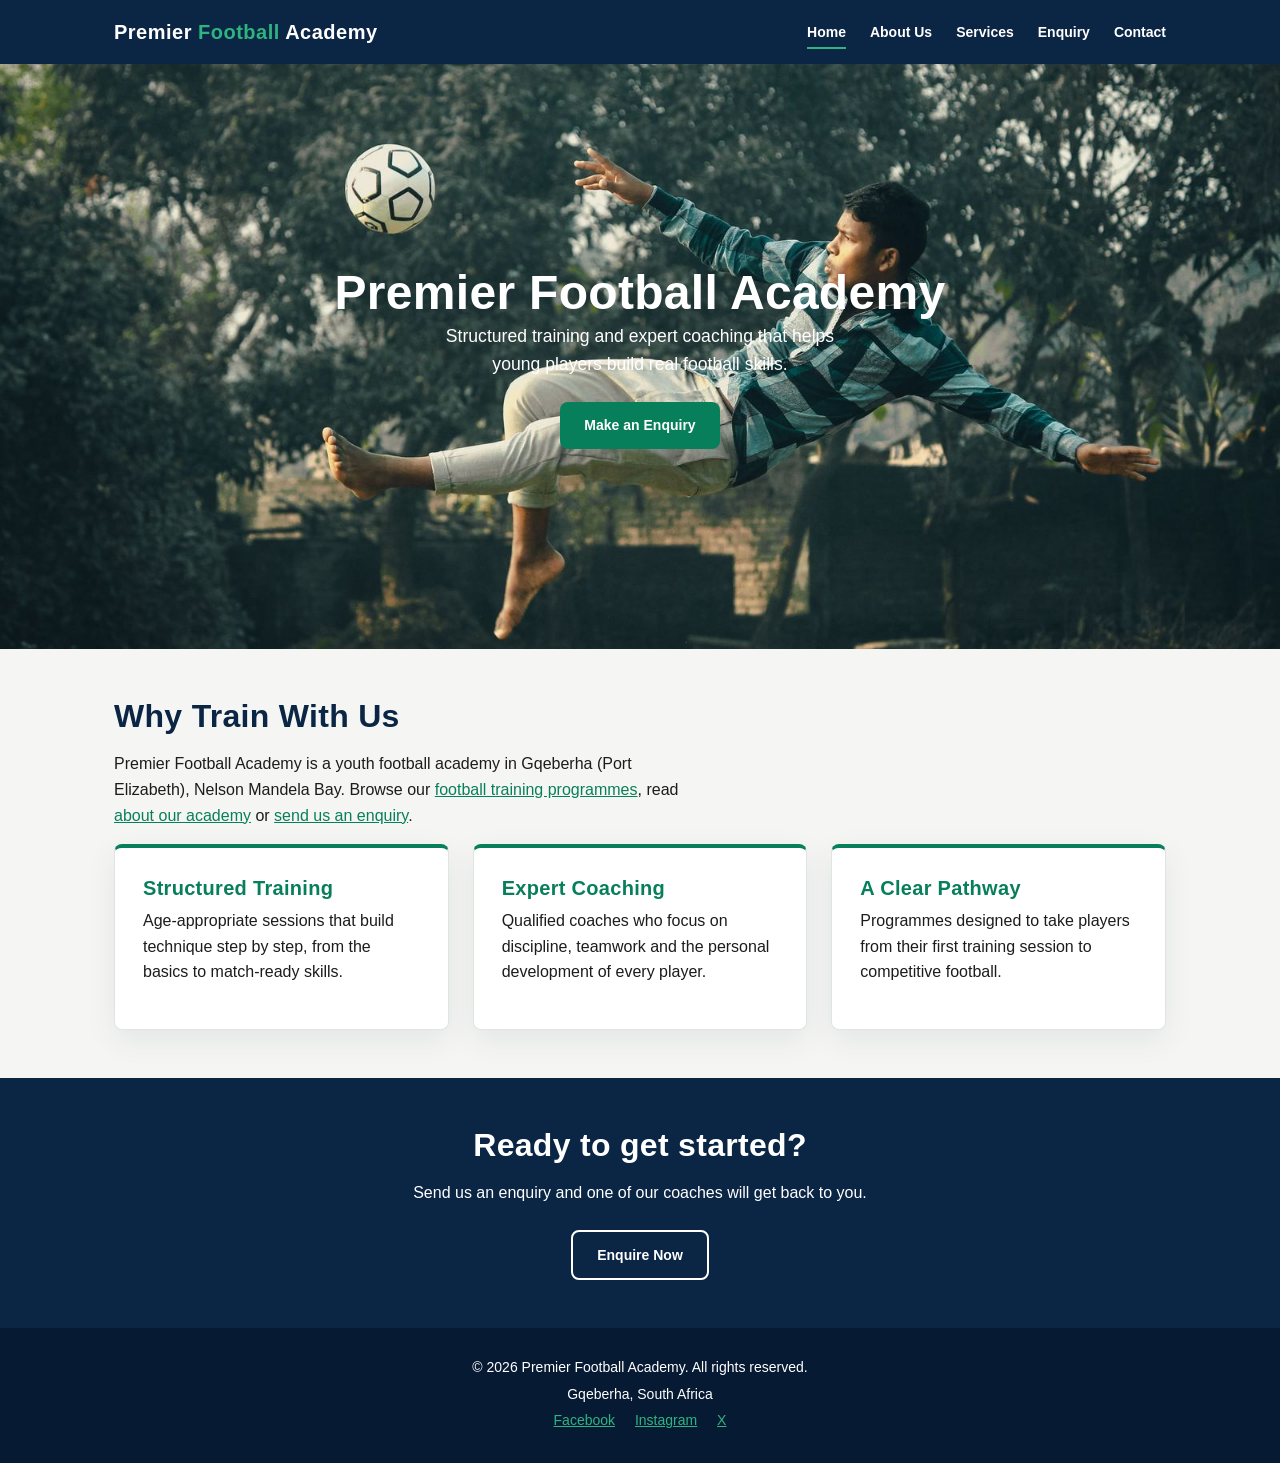
<file: index.html>
<!DOCTYPE html>
<html lang="en">

<head>
    <meta charset="UTF-8">
    <meta name="viewport" content="width=device-width, initial-scale=1.0">
    <meta name="description" content="Premier Football Academy offers structured football training and coaching programmes for young players in Gqeberha.">
    <title>Premier Football Academy | Youth Football Training in Gqeberha</title>
    <meta name="keywords" content="football academy, youth football training, football coaching, Gqeberha, Port Elizabeth, skills development">
    <meta name="author" content="Lukholo Nondywana">
    <meta name="robots" content="index, follow">
    <link rel="canonical" href="https://lukholo-nondywana.github.io/ST10525675-WEDE5020-POE/">
    <link rel="icon" href="Images/favicon.svg" type="image/svg+xml">
    <meta property="og:type" content="website">
    <meta property="og:title" content="Premier Football Academy | Youth Football Training in Gqeberha">
    <meta property="og:description" content="Premier Football Academy offers structured football training and coaching programmes for young players in Gqeberha.">
    <meta property="og:image" content="https://lukholo-nondywana.github.io/ST10525675-WEDE5020-POE/Images/youth-football-overhead-kick-1600.jpg">
    <meta property="og:url" content="https://lukholo-nondywana.github.io/ST10525675-WEDE5020-POE/">
    <script type="application/ld+json">
    {"@context":"https://schema.org","@type":"SportsClub","name":"Premier Football Academy","sport":"Soccer","url":"https://lukholo-nondywana.github.io/ST10525675-WEDE5020-POE/","description":"Football training and youth development programmes for young players in Gqeberha.","telephone":"+27410000000","email":"info@premierfootballacademy.example","image":"https://lukholo-nondywana.github.io/ST10525675-WEDE5020-POE/Images/youth-football-overhead-kick-1600.jpg","address":{"@type":"PostalAddress","addressLocality":"Gqeberha","addressRegion":"Eastern Cape","addressCountry":"ZA"},"geo":{"@type":"GeoCoordinates","latitude":-33.9608,"longitude":25.6022},"areaServed":"Nelson Mandela Bay","openingHoursSpecification":[{"@type":"OpeningHoursSpecification","dayOfWeek":["Monday","Tuesday","Wednesday","Thursday","Friday"],"opens":"09:00","closes":"17:00"},{"@type":"OpeningHoursSpecification","dayOfWeek":"Saturday","opens":"08:00","closes":"13:00"}],"sameAs":["https://www.facebook.com/","https://www.instagram.com/","https://x.com/"]}
    </script>
    <meta http-equiv="Content-Security-Policy" content="default-src 'self'; script-src 'self'; style-src 'self' 'unsafe-inline'; img-src 'self' data: https://tile.openstreetmap.org; connect-src 'self' https://jsonplaceholder.typicode.com; form-action 'self' https://jsonplaceholder.typicode.com; base-uri 'self'; object-src 'none'">
    <meta name="referrer" content="strict-origin-when-cross-origin">
    <link rel="stylesheet" href="CSS/style.css">
</head>

<body>
    <a class="skip-link" href="#main">Skip to main content</a>

    <header class="site-header">
        <div class="header-inner">
            <a class="logo" href="index.html">Premier <span>Football</span> Academy</a>
            <nav class="site-nav" aria-label="Main navigation">
                <button class="nav-toggle" type="button" aria-expanded="false" aria-controls="nav-list">Menu</button>
                <ul id="nav-list">
                    <li><a href="index.html" class="active" aria-current="page">Home</a></li>
                    <li><a href="about.html">About Us</a></li>
                    <li><a href="service.html">Services</a></li>
                    <li><a href="enquiry.html">Enquiry</a></li>
                    <li><a href="contact.html">Contact</a></li>
                </ul>
            </nav>
        </div>
    </header>

    <main id="main">
        <section class="hero">
            <picture class="hero-media">
                <source media="(max-width: 600px)" srcset="Images/youth-football-overhead-kick-600.jpg">
                <source media="(max-width: 1000px)" srcset="Images/youth-football-overhead-kick-1000.jpg">
                <img src="Images/youth-football-overhead-kick-1600.jpg" alt="Young footballer striking an overhead kick during training" loading="eager" fetchpriority="high">
            </picture>
            <div class="hero-content">
                <h1>Premier Football Academy</h1>
                <p>Structured training and expert coaching that helps young players build real football skills.</p>
                <a class="btn" href="enquiry.html">Make an Enquiry</a>
            </div>
        </section>

        <section class="container">
            <h2>Why Train With Us</h2>
            <p>Premier Football Academy is a youth football academy in Gqeberha (Port Elizabeth), Nelson Mandela Bay. Browse our <a href="service.html">football training programmes</a>, read <a href="about.html">about our academy</a> or <a href="enquiry.html">send us an enquiry</a>.</p>
            <div class="highlights-grid">
                <article class="highlight-card">
                    <h3>Structured Training</h3>
                    <p>Age-appropriate sessions that build technique step by step, from the basics to match-ready skills.</p>
                </article>
                <article class="highlight-card">
                    <h3>Expert Coaching</h3>
                    <p>Qualified coaches who focus on discipline, teamwork and the personal development of every player.</p>
                </article>
                <article class="highlight-card">
                    <h3>A Clear Pathway</h3>
                    <p>Programmes designed to take players from their first training session to competitive football.</p>
                </article>
            </div>
        </section>

        <section class="cta-banner">
            <h2>Ready to get started?</h2>
            <p>Send us an enquiry and one of our coaches will get back to you.</p>
            <a class="btn btn-outline" href="enquiry.html">Enquire Now</a>
        </section>
    </main>

    <footer class="site-footer">
        <p>&copy; <span id="year">2026</span> Premier Football Academy. All rights reserved.</p>
        <p>Gqeberha, South Africa</p>
        <p class="social"><a href="https://www.facebook.com/" target="_blank" rel="noopener noreferrer">Facebook</a> <a href="https://www.instagram.com/" target="_blank" rel="noopener noreferrer">Instagram</a> <a href="https://x.com/" target="_blank" rel="noopener noreferrer">X</a></p>
    </footer>

    <script src="JS/data.js" defer></script>
    <script src="JS/script.js" defer></script>
</body>

</html>
</file>
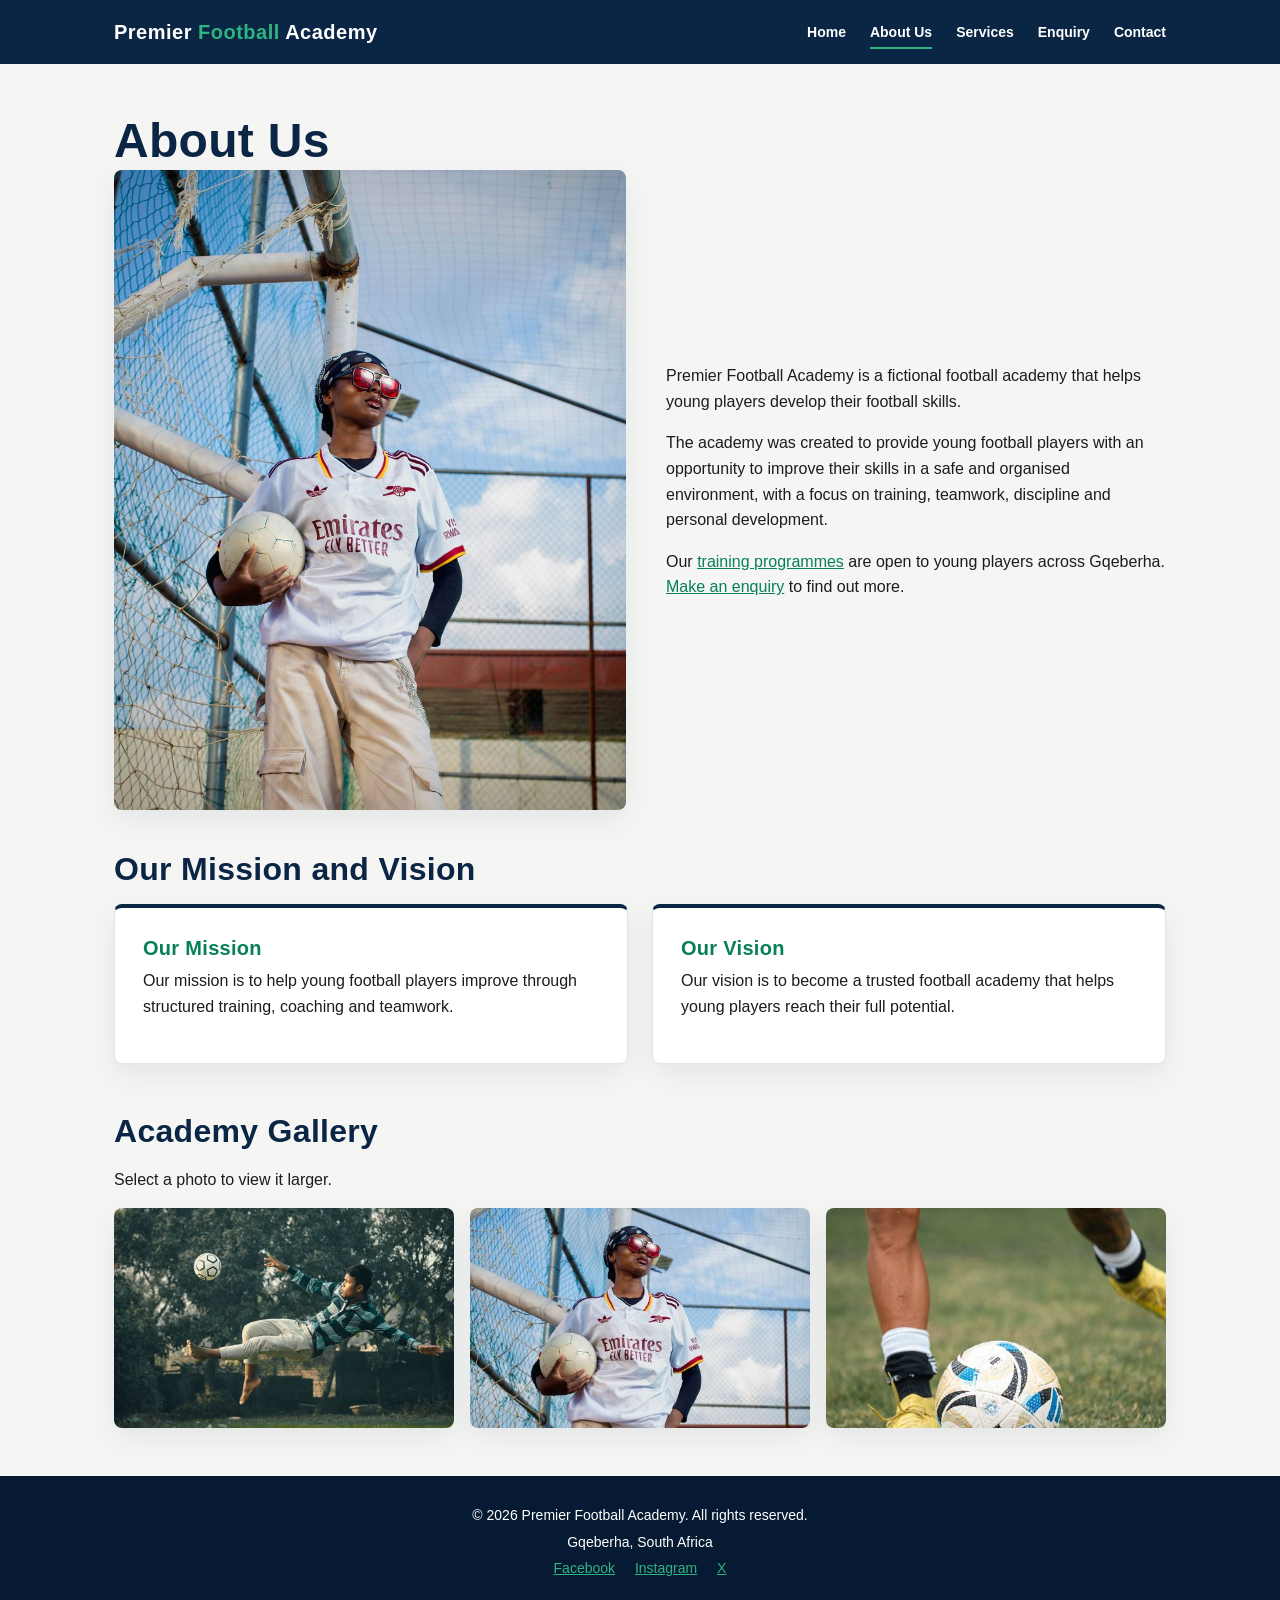
<file: about.html>
<!DOCTYPE html>
<html lang="en">

<head>
    <meta charset="UTF-8">
    <meta name="viewport" content="width=device-width, initial-scale=1.0">
    <meta name="description" content="Learn about Premier Football Academy's history, mission and vision.">
    <title>About Us | Premier Football Academy, Gqeberha</title>
    <meta name="keywords" content="about football academy, youth development, mission, vision, football coaches Gqeberha">
    <meta name="author" content="Lukholo Nondywana">
    <meta name="robots" content="index, follow">
    <link rel="canonical" href="https://lukholo-nondywana.github.io/ST10525675-WEDE5020-POE/about.html">
    <link rel="icon" href="Images/favicon.svg" type="image/svg+xml">
    <meta property="og:type" content="website">
    <meta property="og:title" content="About Us | Premier Football Academy, Gqeberha">
    <meta property="og:description" content="Learn about Premier Football Academy's history, mission and vision.">
    <meta property="og:image" content="https://lukholo-nondywana.github.io/ST10525675-WEDE5020-POE/Images/academy-player-holding-football-900.jpg">
    <meta property="og:url" content="https://lukholo-nondywana.github.io/ST10525675-WEDE5020-POE/about.html">
    <meta http-equiv="Content-Security-Policy" content="default-src 'self'; script-src 'self'; style-src 'self' 'unsafe-inline'; img-src 'self' data: https://tile.openstreetmap.org; connect-src 'self' https://jsonplaceholder.typicode.com; form-action 'self' https://jsonplaceholder.typicode.com; base-uri 'self'; object-src 'none'">
    <meta name="referrer" content="strict-origin-when-cross-origin">
    <link rel="stylesheet" href="CSS/style.css">
</head>

<body>
    <a class="skip-link" href="#main">Skip to main content</a>

    <header class="site-header">
        <div class="header-inner">
            <a class="logo" href="index.html">Premier <span>Football</span> Academy</a>
            <nav class="site-nav" aria-label="Main navigation">
                <button class="nav-toggle" type="button" aria-expanded="false" aria-controls="nav-list">Menu</button>
                <ul id="nav-list">
                    <li><a href="index.html">Home</a></li>
                    <li><a href="about.html" class="active" aria-current="page">About Us</a></li>
                    <li><a href="service.html">Services</a></li>
                    <li><a href="enquiry.html">Enquiry</a></li>
                    <li><a href="contact.html">Contact</a></li>
                </ul>
            </nav>
        </div>
    </header>

    <main id="main">
        <section class="container">
            <h1>About Us</h1>

            <div class="about-intro">
                <img src="Images/academy-player-holding-football-900.jpg"
                     srcset="Images/academy-player-holding-football-500.jpg 500w, Images/academy-player-holding-football-900.jpg 900w"
                     sizes="(max-width: 700px) 100vw, 40vw"
                     width="900" height="1125"
                     alt="A Premier Football Academy player holding a football on the pitch">
                <div class="about-intro-text">
                    <p>
                        Premier Football Academy is a fictional football academy
                        that helps young players develop their football skills.
                    </p>
                    <p>
                        The academy was created to provide young football players with an
                        opportunity to improve their skills in a safe and organised environment,
                        with a focus on training, teamwork, discipline and personal development.
                    </p>
                    <p>Our <a href="service.html">training programmes</a> are open to young players across Gqeberha. <a href="enquiry.html">Make an enquiry</a> to find out more.</p>
                </div>
            </div>

            <h2>Our Mission and Vision</h2>
            <div class="value-grid">
                <article class="highlight-card">
                    <h3>Our Mission</h3>
                    <p>
                        Our mission is to help young football players improve
                        through structured training, coaching and teamwork.
                    </p>
                </article>
                <article class="highlight-card">
                    <h3>Our Vision</h3>
                    <p>
                        Our vision is to become a trusted football academy
                        that helps young players reach their full potential.
                    </p>
                </article>
            </div>

            <h2 class="section-gap">Academy Gallery</h2>
            <p>Select a photo to view it larger.</p>
            <div class="gallery">
                <button type="button" class="gallery-item" data-full="Images/youth-football-overhead-kick-1600.jpg" data-alt="Young footballer striking an overhead kick during training"><img src="Images/youth-football-overhead-kick-600.jpg" alt="Young footballer striking an overhead kick during training" loading="lazy" width="600" height="337"></button>
                <button type="button" class="gallery-item" data-full="Images/academy-player-holding-football-900.jpg" data-alt="A Premier Football Academy player holding a football on the pitch"><img src="Images/academy-player-holding-football-500.jpg" alt="A Premier Football Academy player holding a football on the pitch" loading="lazy" width="500" height="625"></button>
                <button type="button" class="gallery-item" data-full="Images/football-ball-control-skills-900.jpg" data-alt="Close-up of a player's boot about to strike the ball"><img src="Images/football-ball-control-skills-500.jpg" alt="Close-up of a player's boot about to strike the ball" loading="lazy" width="500" height="888"></button>
            </div>
        </section>
    </main>

    <footer class="site-footer">
        <p>&copy; <span id="year">2026</span> Premier Football Academy. All rights reserved.</p>
        <p>Gqeberha, South Africa</p>
        <p class="social"><a href="https://www.facebook.com/" target="_blank" rel="noopener noreferrer">Facebook</a> <a href="https://www.instagram.com/" target="_blank" rel="noopener noreferrer">Instagram</a> <a href="https://x.com/" target="_blank" rel="noopener noreferrer">X</a></p>
    </footer>

    <script src="JS/data.js" defer></script>
    <script src="JS/script.js" defer></script>
</body>

</html>
</file>
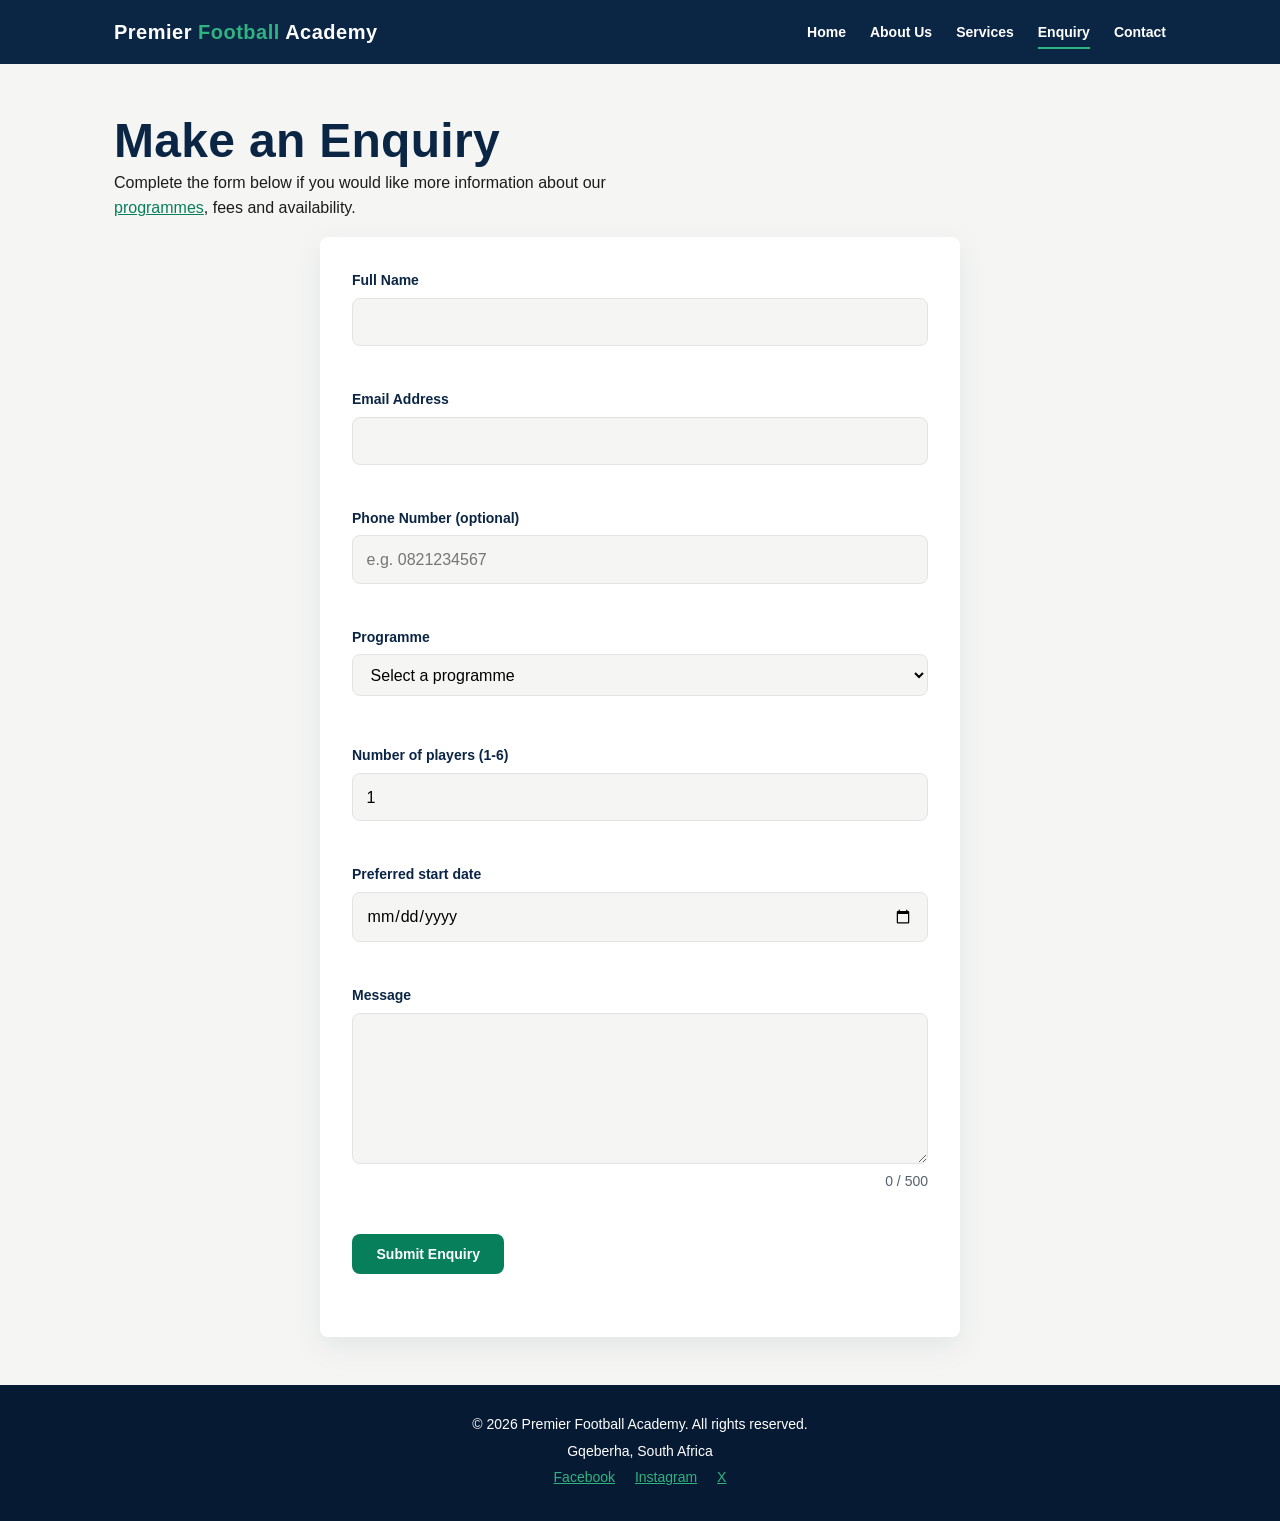
<file: enquiry.html>
<!DOCTYPE html>
<html lang="en">

<head>
    <meta charset="UTF-8">
    <meta name="viewport" content="width=device-width, initial-scale=1.0">
    <meta name="description" content="Send an enquiry to Premier Football Academy about our training programmes.">
    <title>Enquire About Football Training | Premier Football Academy</title>
    <meta name="keywords" content="football academy enquiry, register for football training, join football academy Gqeberha">
    <meta name="author" content="Lukholo Nondywana">
    <meta name="robots" content="index, follow">
    <link rel="canonical" href="https://lukholo-nondywana.github.io/ST10525675-WEDE5020-POE/enquiry.html">
    <link rel="icon" href="Images/favicon.svg" type="image/svg+xml">
    <meta property="og:type" content="website">
    <meta property="og:title" content="Enquire About Football Training | Premier Football Academy">
    <meta property="og:description" content="Send an enquiry to Premier Football Academy about our training programmes.">
    <meta property="og:image" content="https://lukholo-nondywana.github.io/ST10525675-WEDE5020-POE/Images/youth-football-overhead-kick-1000.jpg">
    <meta property="og:url" content="https://lukholo-nondywana.github.io/ST10525675-WEDE5020-POE/enquiry.html">
    <meta http-equiv="Content-Security-Policy" content="default-src 'self'; script-src 'self'; style-src 'self' 'unsafe-inline'; img-src 'self' data: https://tile.openstreetmap.org; connect-src 'self' https://jsonplaceholder.typicode.com; form-action 'self' https://jsonplaceholder.typicode.com; base-uri 'self'; object-src 'none'">
    <meta name="referrer" content="strict-origin-when-cross-origin">
    <link rel="stylesheet" href="CSS/style.css">
</head>

<body>
    <a class="skip-link" href="#main">Skip to main content</a>

    <header class="site-header">
        <div class="header-inner">
            <a class="logo" href="index.html">Premier <span>Football</span> Academy</a>
            <nav class="site-nav" aria-label="Main navigation">
                <button class="nav-toggle" type="button" aria-expanded="false" aria-controls="nav-list">Menu</button>
                <ul id="nav-list">
                    <li><a href="index.html">Home</a></li>
                    <li><a href="about.html">About Us</a></li>
                    <li><a href="service.html">Services</a></li>
                    <li><a href="enquiry.html" class="active" aria-current="page">Enquiry</a></li>
                    <li><a href="contact.html">Contact</a></li>
                </ul>
            </nav>
        </div>
    </header>

    <main id="main">
        <section class="container">
            <h1>Make an Enquiry</h1>
            <p>
                Complete the form below if you would like
                more information about our <a href="service.html">programmes</a>, fees and availability.
            </p>

            <form class="enquiry-card" id="enquiry-form" action="https://jsonplaceholder.typicode.com/posts" method="post" novalidate>
                <div class="hp" aria-hidden="true"><label for="website">Leave this field empty</label><input type="text" id="website" name="website" tabindex="-1" autocomplete="off"></div>
                <div class="form-group"><label for="name">Full Name</label><input type="text" id="name" name="name" required maxlength="80" autocomplete="name"><span class="error" id="name-error"></span></div>
                <div class="form-group"><label for="email">Email Address</label><input type="email" id="email" name="email" required maxlength="120" autocomplete="email"><span class="error" id="email-error"></span></div>
                <div class="form-group"><label for="phone">Phone Number (optional)</label><input type="tel" id="phone" name="phone" placeholder="e.g. 0821234567" autocomplete="tel"><span class="error" id="phone-error"></span></div>
                <div class="form-group"><label for="programme">Programme</label><select id="programme" name="programme"><option value="">Select a programme</option><option value="football-training">Football Training</option><option value="youth-development">Youth Development</option><option value="skills-development">Skills Development</option><option value="coaching-programmes">Coaching Programmes</option></select><span class="error" id="programme-error"></span><p class="programme-info" id="programme-info" aria-live="polite"></p></div>
                <div class="form-group"><label for="players">Number of players (1-6)</label><input type="number" id="players" name="players" min="1" max="6" value="1"><span class="error" id="players-error"></span></div>
                <div class="form-group"><label for="startdate">Preferred start date</label><input type="date" id="startdate" name="startdate"><span class="error" id="startdate-error"></span></div>
                <div class="form-group"><label for="message">Message</label><textarea id="message" name="message" rows="5" maxlength="500"></textarea><span class="counter" id="message-count">0 / 500</span><span class="error" id="message-error"></span></div>
                <button type="submit">Submit Enquiry</button>
                <p class="error" id="form-error" role="alert"></p>
            </form>
            <section id="quote" class="quote" tabindex="-1" hidden></section>
        </section>
    </main>

    <footer class="site-footer">
        <p>&copy; <span id="year">2026</span> Premier Football Academy. All rights reserved.</p>
        <p>Gqeberha, South Africa</p>
        <p class="social"><a href="https://www.facebook.com/" target="_blank" rel="noopener noreferrer">Facebook</a> <a href="https://www.instagram.com/" target="_blank" rel="noopener noreferrer">Instagram</a> <a href="https://x.com/" target="_blank" rel="noopener noreferrer">X</a></p>
    </footer>

    <script src="JS/data.js" defer></script>
    <script src="JS/script.js" defer></script>
</body>

</html>
</file>
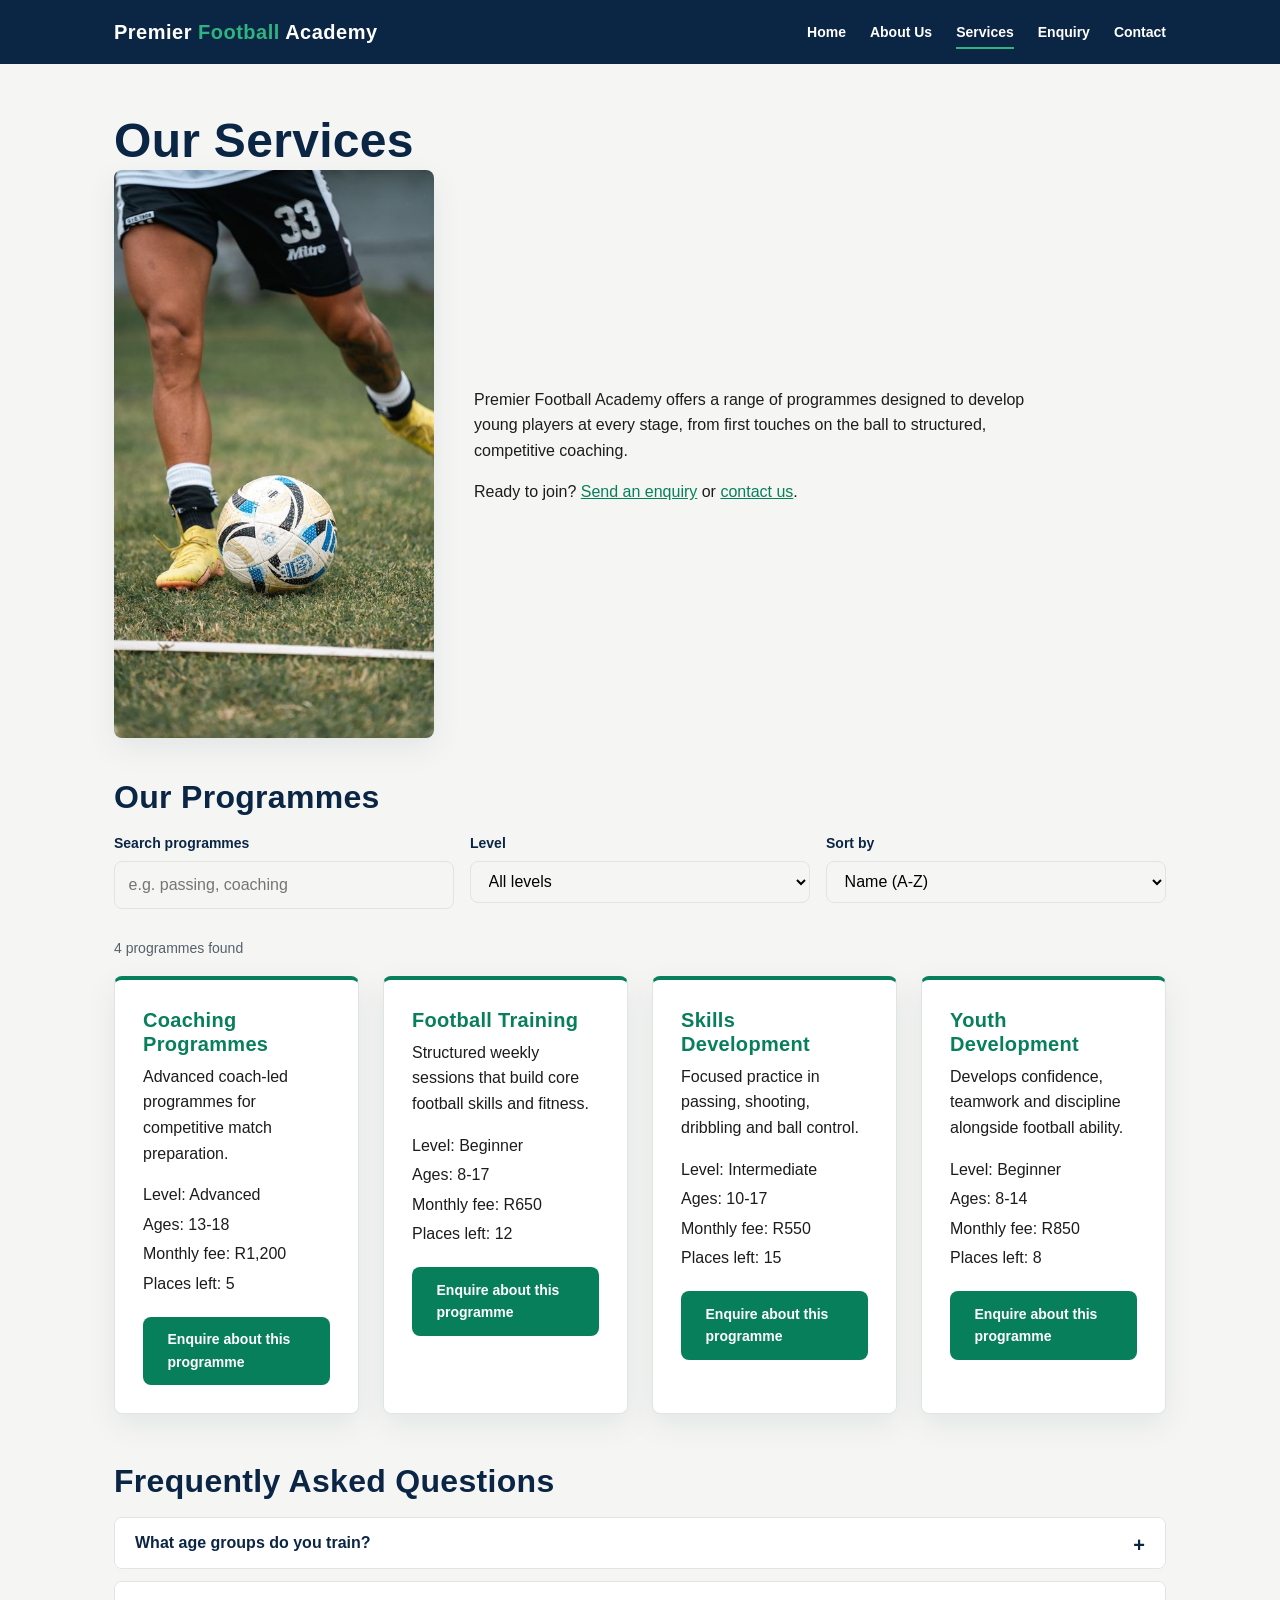
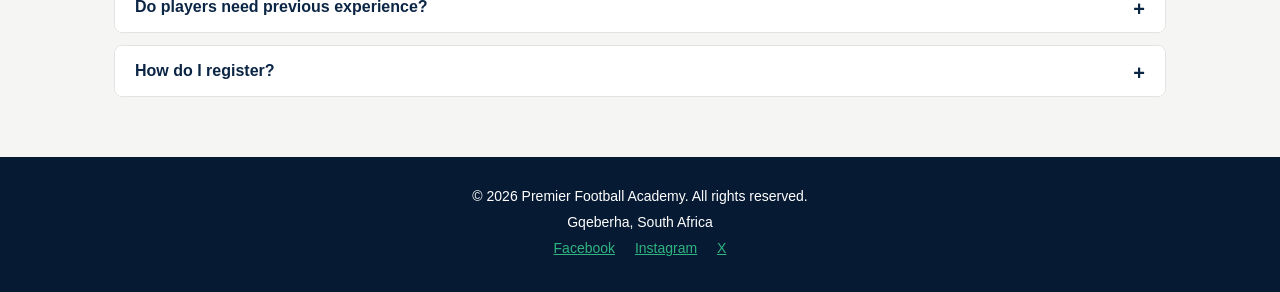
<file: service.html>
<!DOCTYPE html>
<html lang="en">

<head>
    <meta charset="UTF-8">
    <meta name="viewport" content="width=device-width, initial-scale=1.0">
    <meta name="description" content="Explore the football training and coaching programmes offered by Premier Football Academy.">
    <title>Football Training Programmes & Coaching | Premier Football Academy</title>
    <meta name="keywords" content="football training, youth development, skills development, coaching programmes, Gqeberha">
    <meta name="author" content="Lukholo Nondywana">
    <meta name="robots" content="index, follow">
    <link rel="canonical" href="https://lukholo-nondywana.github.io/ST10525675-WEDE5020-POE/service.html">
    <link rel="icon" href="Images/favicon.svg" type="image/svg+xml">
    <meta property="og:type" content="website">
    <meta property="og:title" content="Football Training Programmes & Coaching | Premier Football Academy">
    <meta property="og:description" content="Explore the football training and coaching programmes offered by Premier Football Academy.">
    <meta property="og:image" content="https://lukholo-nondywana.github.io/ST10525675-WEDE5020-POE/Images/football-ball-control-skills-900.jpg">
    <meta property="og:url" content="https://lukholo-nondywana.github.io/ST10525675-WEDE5020-POE/service.html">
    <meta http-equiv="Content-Security-Policy" content="default-src 'self'; script-src 'self'; style-src 'self' 'unsafe-inline'; img-src 'self' data: https://tile.openstreetmap.org; connect-src 'self' https://jsonplaceholder.typicode.com; form-action 'self' https://jsonplaceholder.typicode.com; base-uri 'self'; object-src 'none'">
    <meta name="referrer" content="strict-origin-when-cross-origin">
    <link rel="stylesheet" href="CSS/style.css">
</head>

<body>
    <a class="skip-link" href="#main">Skip to main content</a>

    <header class="site-header">
        <div class="header-inner">
            <a class="logo" href="index.html">Premier <span>Football</span> Academy</a>
            <nav class="site-nav" aria-label="Main navigation">
                <button class="nav-toggle" type="button" aria-expanded="false" aria-controls="nav-list">Menu</button>
                <ul id="nav-list">
                    <li><a href="index.html">Home</a></li>
                    <li><a href="about.html">About Us</a></li>
                    <li><a href="service.html" class="active" aria-current="page">Services</a></li>
                    <li><a href="enquiry.html">Enquiry</a></li>
                    <li><a href="contact.html">Contact</a></li>
                </ul>
            </nav>
        </div>
    </header>

    <main id="main">
        <section class="container">
            <h1>Our Services</h1>

            <div class="services-intro">
                <img src="Images/football-ball-control-skills-900.jpg"
                     srcset="Images/football-ball-control-skills-500.jpg 500w, Images/football-ball-control-skills-900.jpg 900w"
                     sizes="(max-width: 700px) 100vw, 30vw"
                     width="900" height="1600"
                     alt="Close-up of a player's boot about to strike the ball, showing ball control skills">
                <div class="services-intro-text">
                    <p>
                        Premier Football Academy offers a range of programmes designed to
                        develop young players at every stage, from first touches on the ball
                        to structured, competitive coaching.
                    </p>
                    <p>Ready to join? <a href="enquiry.html">Send an enquiry</a> or <a href="contact.html">contact us</a>.</p>
                </div>
            </div>

            <h2>Our Programmes</h2>
            <div class="filters" role="search">
                <div class="form-group"><label for="svc-search">Search programmes</label><input type="search" id="svc-search" placeholder="e.g. passing, coaching"></div>
                <div class="form-group"><label for="svc-level">Level</label><select id="svc-level"><option value="all">All levels</option><option>Beginner</option><option>Intermediate</option><option>Advanced</option></select></div>
                <div class="form-group"><label for="svc-sort">Sort by</label><select id="svc-sort"><option value="name">Name (A-Z)</option><option value="price-asc">Price (low to high)</option><option value="price-desc">Price (high to low)</option></select></div>
            </div>
            <p id="svc-count" role="status" aria-live="polite"></p>
            <div class="services-grid" id="services-grid">
                <article class="service-card">
                    <h3>Football Training</h3>
                    <p>Our football training programme helps players improve their football skills.</p>
                </article>
                <article class="service-card">
                    <h3>Youth Development</h3>
                    <p>Our youth development programme helps young players develop their abilities.</p>
                </article>
                <article class="service-card">
                    <h3>Skills Development</h3>
                    <p>Players can improve skills such as passing, shooting, dribbling and ball control.</p>
                </article>
                <article class="service-card">
                    <h3>Coaching Programmes</h3>
                    <p>Our coaching programmes provide structured football activities for players.</p>
                </article>
            </div>

            <h2 class="section-gap">Frequently Asked Questions</h2>
            <div class="accordion">
                <div class="acc-item"><h3><button type="button" class="acc-btn" aria-expanded="false" aria-controls="faq1">What age groups do you train?</button></h3><div class="acc-panel" id="faq1" hidden><p>Our programmes are designed for young players. Contact us to find the right group for your child's age and experience.</p></div></div>
                <div class="acc-item"><h3><button type="button" class="acc-btn" aria-expanded="false" aria-controls="faq2">Do players need previous experience?</button></h3><div class="acc-panel" id="faq2" hidden><p>No. Beginners are welcome, and sessions are structured so every player can improve at their own level.</p></div></div>
                <div class="acc-item"><h3><button type="button" class="acc-btn" aria-expanded="false" aria-controls="faq3">How do I register?</button></h3><div class="acc-panel" id="faq3" hidden><p>Complete the <a href="enquiry.html">enquiry form</a> and a coach will contact you with the next steps.</p></div></div>
            </div>
        </section>
    </main>

    <footer class="site-footer">
        <p>&copy; <span id="year">2026</span> Premier Football Academy. All rights reserved.</p>
        <p>Gqeberha, South Africa</p>
        <p class="social"><a href="https://www.facebook.com/" target="_blank" rel="noopener noreferrer">Facebook</a> <a href="https://www.instagram.com/" target="_blank" rel="noopener noreferrer">Instagram</a> <a href="https://x.com/" target="_blank" rel="noopener noreferrer">X</a></p>
    </footer>

    <script src="JS/data.js" defer></script>
    <script src="JS/script.js" defer></script>
</body>

</html>
</file>
<file: CSS/style.css>
/* ==========================================================================
   PREMIER FOOTBALL ACADEMY — STYLESHEET
   WEDE5020 Part 2: CSS Styling and Responsive Design
   ========================================================================== */

/* --------------------------------------------------------------------------
   2.2 BASE STYLE — CSS reset + design tokens (custom properties)
   Custom properties let us define the colour scheme and spacing ONCE and
   reuse it everywhere. This is the "cascading" part of CSS: change a value
   here and it updates the whole site.
   -------------------------------------------------------------------------- */
* ,
*::before,
*::after {
    box-sizing: border-box; /* padding/border no longer add to an element's width */
    margin: 0;
    padding: 0;
}

:root {
    /* Colour scheme (from the Part 1 proposal: dark blue, green, white) */
    --color-navy: #0b2545;
    --color-navy-dark: #071a33;
    --color-green: #087f5b;
    --color-green-light: #2fb380;
    --color-white: #ffffff;
    --color-off-white: #f5f6f4;
    --color-text: #1c1c1c;
    --color-text-muted: #55606b;
    --color-border: #e1e4e1;

    /* Typography scale — a consistent ratio between sizes (2.3) */
    --fs-h1: clamp(2rem, 4vw + 1rem, 3rem);
    --fs-h2: clamp(1.5rem, 2vw + 1rem, 2rem);
    --fs-h3: 1.25rem;
    --fs-body: 1rem;
    --fs-small: 0.875rem;

    /* Layout tokens */
    --max-width: 1100px;
    --radius: 8px;
    --shadow: 0 10px 30px rgba(11, 37, 69, 0.08);
    --transition: 0.2s ease-in-out;
}

/* --------------------------------------------------------------------------
   2.3 TYPOGRAPHY
   Arial/sans-serif is used everywhere for readability, as set out in the
   proposal. Hierarchy comes from size, weight and spacing, not a second font.
   -------------------------------------------------------------------------- */
html {
    scroll-behavior: smooth;
}

body {
    font-family: Arial, Helvetica, sans-serif;
    font-size: var(--fs-body);
    line-height: 1.6;
    color: var(--color-text);
    background-color: var(--color-off-white);
}

h1, h2, h3 {
    line-height: 1.2;
    font-weight: 700;
    letter-spacing: 0.3px;
    color: var(--color-navy);
}

h1 { font-size: var(--fs-h1); }
h2 { font-size: var(--fs-h2); margin-bottom: 1rem; }
h3 { font-size: var(--fs-h3); color: var(--color-green); margin-bottom: 0.5rem; }

p { margin-bottom: 1rem; max-width: 65ch; } /* 65ch keeps lines easy to read */

a { color: var(--color-green); }

ul { list-style: none; }

img {
    max-width: 100%;
    height: auto;
    display: block;
}

.skip-link {
    position: absolute;
    left: -999px;
    top: auto;
    background: var(--color-navy);
    color: var(--color-white);
    padding: 0.75rem 1rem;
    z-index: 100;
}

.skip-link:focus {
    left: 1rem;
    top: 1rem;
}

/* --------------------------------------------------------------------------
   2.4 LAYOUT STRUCTURE — Header / Navigation (Flexbox)
   -------------------------------------------------------------------------- */
.site-header {
    background-color: var(--color-navy);
    position: sticky;
    top: 0;
    z-index: 10;
}

.header-inner {
    max-width: var(--max-width);
    margin: 0 auto;
    padding: 1rem 1.5rem;
    display: flex;
    align-items: center;
    justify-content: space-between;
    flex-wrap: wrap;
    gap: 1rem;
}

.logo {
    color: var(--color-white);
    font-size: 1.25rem;
    font-weight: 700;
    text-decoration: none;
    letter-spacing: 0.5px;
}

.logo span {
    color: var(--color-green-light);
}

.site-nav ul {
    display: flex;
    gap: 1.5rem;
    flex-wrap: wrap;
}

.site-nav a {
    color: var(--color-white);
    text-decoration: none;
    font-weight: 600;
    font-size: var(--fs-small);
    padding: 0.4rem 0;
    border-bottom: 2px solid transparent;
    transition: border-color var(--transition), color var(--transition);
}

.site-nav a:hover,
.site-nav a:focus-visible {
    color: var(--color-green-light);
}

.site-nav a.active {
    border-bottom-color: var(--color-green-light);
}

/* --------------------------------------------------------------------------
   MAIN CONTENT WRAPPER
   -------------------------------------------------------------------------- */
main {
    display: block;
}

.container {
    max-width: var(--max-width);
    margin: 0 auto;
    padding: 3rem 1.5rem;
}

/* --------------------------------------------------------------------------
   HERO SECTION (Home page)
   Uses <picture> in the HTML to serve a different image file per screen
   size (3.3 Responsive Images), and a CSS gradient overlay (2.5 Visual
   Styles) so the white text stays readable over the photo.
   -------------------------------------------------------------------------- */
.hero {
    position: relative;
    color: var(--color-white);
    isolation: isolate;
}

.hero-media img {
    width: 100%;
    height: 65vh;
    min-height: 380px;
    object-fit: cover;
}

.hero::after {
    content: "";
    position: absolute;
    inset: 0;
    background: linear-gradient(180deg, rgba(7, 26, 51, 0.55) 0%, rgba(7, 26, 51, 0.85) 100%);
    z-index: -1;
}

.hero-content {
    position: absolute;
    inset: 0;
    display: flex;
    flex-direction: column;
    align-items: center;
    justify-content: center;
    text-align: center;
    padding: 1.5rem;
}

.hero-content h1 { color: var(--color-white); }
.hero-content p {
    max-width: 45ch;
    font-size: 1.1rem;
    margin-bottom: 1.5rem;
}

/* --------------------------------------------------------------------------
   BUTTONS — visual styles + interactive pseudo-classes (2.5)
   -------------------------------------------------------------------------- */
.btn,
button,
input[type="submit"] {
    display: inline-block;
    background-color: var(--color-green);
    color: var(--color-white);
    font-weight: 700;
    font-size: var(--fs-small);
    border: none;
    border-radius: var(--radius);
    padding: 0.85em 1.75em;
    text-decoration: none;
    cursor: pointer;
    transition: background-color var(--transition), transform var(--transition), box-shadow var(--transition);
}

.btn:hover,
button:hover,
input[type="submit"]:hover {
    background-color: var(--color-green-light);
    transform: translateY(-2px);
    box-shadow: var(--shadow);
}

.btn:active,
button:active {
    transform: translateY(0);
}

.btn:focus-visible,
button:focus-visible {
    outline: 3px solid var(--color-green-light);
    outline-offset: 2px;
}

.btn-outline {
    background-color: transparent;
    border: 2px solid var(--color-white);
}

.btn-outline:hover {
    background-color: var(--color-white);
    color: var(--color-navy);
}

/* --------------------------------------------------------------------------
   HIGHLIGHTS GRID (Home page) — CSS Grid (2.4)
   -------------------------------------------------------------------------- */
.highlights-grid {
    display: grid;
    grid-template-columns: repeat(auto-fit, minmax(220px, 1fr));
    gap: 1.5rem;
}

.highlight-card,
.service-card,
.contact-card {
    background-color: var(--color-white);
    border: 1px solid var(--color-border);
    border-top: 4px solid var(--color-green);
    border-radius: var(--radius);
    padding: 1.75rem;
    box-shadow: var(--shadow);
    transition: transform var(--transition);
}

.highlight-card:hover,
.service-card:hover,
.contact-card:hover {
    transform: translateY(-4px);
}

/* CTA banner */
.cta-banner {
    background-color: var(--color-navy);
    color: var(--color-white);
    text-align: center;
    padding: 3rem 1.5rem;
}

.cta-banner h2 { color: var(--color-white); }
.cta-banner p { margin: 0 auto 1.5rem; }

/* --------------------------------------------------------------------------
   ABOUT PAGE — Flexbox two-column layout (2.4)
   -------------------------------------------------------------------------- */
.about-intro {
    display: flex;
    align-items: center;
    gap: 2.5rem;
    flex-wrap: wrap;
    margin-bottom: 2.5rem;
}

.about-intro img {
    flex: 1 1 320px;
    border-radius: var(--radius);
    box-shadow: var(--shadow);
}

.about-intro-text {
    flex: 1 1 320px;
}

.value-grid {
    display: grid;
    grid-template-columns: 1fr 1fr;
    gap: 1.5rem;
}

.value-grid .highlight-card { border-top-color: var(--color-navy); }

/* --------------------------------------------------------------------------
   SERVICES PAGE — Grid layout with a supporting image (2.4)
   -------------------------------------------------------------------------- */
.services-intro {
    display: flex;
    align-items: center;
    gap: 2.5rem;
    flex-wrap: wrap;
    margin-bottom: 2.5rem;
}

.services-intro img {
    flex: 1 1 280px;
    max-width: 320px;
    border-radius: var(--radius);
    box-shadow: var(--shadow);
}

.services-intro-text { flex: 2 1 400px; }

.services-grid {
    display: grid;
    grid-template-columns: repeat(auto-fit, minmax(240px, 1fr));
    gap: 1.5rem;
}

/* --------------------------------------------------------------------------
   ENQUIRY PAGE — Form styling with :focus states (2.5)
   -------------------------------------------------------------------------- */
.enquiry-card {
    max-width: 640px;
    margin: 0 auto;
    background-color: var(--color-white);
    border-radius: var(--radius);
    box-shadow: var(--shadow);
    padding: 2rem;
}

.form-group {
    display: flex;
    flex-direction: column;
    gap: 0.4rem;
    margin-bottom: 1.25rem;
}

.form-group label {
    font-weight: 700;
    font-size: var(--fs-small);
    color: var(--color-navy);
}

input,
select,
textarea {
    width: 100%;
    font: inherit;
    padding: 0.65em 0.85em;
    border: 1px solid var(--color-border);
    border-radius: var(--radius);
    background-color: var(--color-off-white);
    transition: border-color var(--transition), box-shadow var(--transition);
}

input:focus,
select:focus,
textarea:focus {
    outline: none;
    border-color: var(--color-green);
    box-shadow: 0 0 0 3px rgba(8, 127, 91, 0.2);
    background-color: var(--color-white);
}

textarea { resize: vertical; min-height: 140px; }

/* --------------------------------------------------------------------------
   CONTACT PAGE — Grid of info cards (2.4)
   -------------------------------------------------------------------------- */
.contact-grid {
    display: grid;
    grid-template-columns: repeat(auto-fit, minmax(220px, 1fr));
    gap: 1.5rem;
    margin-top: 2rem;
}

.contact-card ul { margin-top: 0.5rem; }
.contact-card li { margin-bottom: 0.25rem; }

/* --------------------------------------------------------------------------
   FOOTER
   -------------------------------------------------------------------------- */
.site-footer {
    background-color: var(--color-navy-dark);
    color: var(--color-white);
    text-align: center;
    padding: 1.75rem 1.5rem;
    font-size: var(--fs-small);
}

.site-footer p { margin-bottom: 0.25rem; max-width: none; }

/* ==========================================================================
   3. RESPONSIVE DESIGN — Breakpoints and media queries
   Breakpoints chosen: 900px (tablet) and 600px (mobile), matching common
   device widths. Grid/Flexbox already reflow automatically in many places;
   these media queries fine-tune font sizes, spacing and the nav for touch.
   ========================================================================== */

/* ---- Tablet: max-width 900px ---- */
@media (max-width: 900px) {
    .container { padding: 2.5rem 1.25rem; }

    .about-intro,
    .services-intro {
        flex-direction: column;
        text-align: center;
    }

    /* Once stacked, the image no longer needs to "grow" along the main
       axis — without this, flex-grow can stretch the image's box far
       beyond its real height and leave a gap of empty space below it. */
    .about-intro img,
    .services-intro img {
        flex: none;
        width: 100%;
        max-width: 420px;
        margin: 0 auto;
    }

    .about-intro-text,
    .services-intro-text {
        flex: none;
    }

    .value-grid { grid-template-columns: 1fr; }

    .hero-content p { font-size: 1rem; }
}

/* ---- Mobile: max-width 600px ---- */
@media (max-width: 600px) {
    .header-inner {
        flex-direction: column;
        align-items: flex-start;
        gap: 0.75rem;
    }

    .site-nav ul {
        width: 100%;
        justify-content: space-between;
        gap: 0.75rem 1rem;
    }

    .hero-media img { height: 55vh; min-height: 300px; }

    .container { padding: 2rem 1rem; }

    .enquiry-card { padding: 1.25rem; }

    .cta-banner { padding: 2.5rem 1rem; }
}

/* ==========================================================================
   PART 3 ADDITIONS: interactivity, animation, forms, map
   ========================================================================== */
.section-gap { margin-top: 3rem; }

/* Scroll-reveal animation (class added by JS) */
.reveal { opacity: 0; transform: translateY(20px); transition: opacity 0.6s ease, transform 0.6s ease; }
.reveal.visible { opacity: 1; transform: none; }
@media (prefers-reduced-motion: reduce) {
    * { transition: none !important; animation: none !important; scroll-behavior: auto !important; }
}

/* Mobile nav toggle (hidden on larger screens) */
.nav-toggle { display: none; }

/* Gallery + lightbox */
.gallery { display: grid; grid-template-columns: repeat(auto-fit, minmax(200px, 1fr)); gap: 1rem; }
.gallery-item { padding: 0; background: none; border-radius: var(--radius); overflow: hidden; box-shadow: var(--shadow); }
.gallery-item img { width: 100%; height: 220px; object-fit: cover; transition: transform 0.3s ease; }
.gallery-item:hover img { transform: scale(1.06); }
.lightbox { position: fixed; inset: 0; z-index: 200; background: rgba(7, 26, 51, 0.92); display: flex; align-items: center; justify-content: center; padding: 1.5rem; }
.lightbox[hidden] { display: none; }
.lightbox img { max-height: 90vh; max-width: 100%; border-radius: var(--radius); }
.lb-close { position: absolute; top: 1rem; right: 1.25rem; font-size: 2rem; line-height: 1; padding: 0.2em 0.5em; background: var(--color-white); color: var(--color-navy); }
.lb-close:hover { background: var(--color-green-light); color: var(--color-white); }

/* FAQ accordion */
.acc-item { background: var(--color-white); border: 1px solid var(--color-border); border-radius: var(--radius); margin-bottom: 0.75rem; overflow: hidden; }
.acc-item h3 { margin: 0; }
.acc-btn { width: 100%; text-align: left; background: var(--color-white); color: var(--color-navy); font-size: 1rem; padding: 1rem 1.25rem; border-radius: 0; position: relative; }
.acc-btn::after { content: "+"; position: absolute; right: 1.25rem; font-size: 1.25rem; }
.acc-btn[aria-expanded="true"]::after { content: "\2212"; }
.acc-btn:hover { background: var(--color-off-white); transform: none; box-shadow: none; }
.acc-panel { padding: 0 1.25rem; }

/* Form validation states */
.error { color: #b00020; font-size: var(--fs-small); min-height: 1.1em; }
input.invalid, select.invalid, textarea.invalid { border-color: #b00020; background-color: #fdf0f2; }
.counter { font-size: var(--fs-small); color: var(--color-text-muted); text-align: right; }
.programme-info { color: var(--color-green); font-size: var(--fs-small); margin: 0; }
.form-success { margin-top: 1.25rem; padding: 1rem; border-radius: var(--radius); background: #e6f6ef; color: #05603f; font-weight: 700; }
.form-success[hidden] { display: none; }

/* Map */
.map { height: 380px; border-radius: var(--radius); box-shadow: var(--shadow); z-index: 0; }
.map-note { margin-top: 0.5rem; font-size: var(--fs-small); color: var(--color-text-muted); }

@media (max-width: 600px) {
    .nav-toggle { display: inline-block; padding: 0.5em 1em; }
    .site-nav { width: 100%; }
    .site-nav ul { display: none; flex-direction: column; margin-top: 0.75rem; }
    .site-nav ul.open { display: flex; }
    .map { height: 300px; }
}

/* Part 3 (continued): search filters, quote panel, honeypot, social links */
.filters { display: grid; grid-template-columns: repeat(auto-fit, minmax(200px, 1fr)); gap: 1rem; margin-bottom: 0.5rem; }
#svc-count { color: var(--color-text-muted); font-size: var(--fs-small); margin-bottom: 1rem; }
.details { margin-bottom: 1rem; }
.details li { margin-bottom: 0.25rem; }
.service-card .btn { margin-top: 0.25rem; }
.quote { max-width: 640px; margin: 1.5rem auto 0; padding: 1.5rem; background: var(--color-white); border-left: 4px solid var(--color-green); border-radius: var(--radius); box-shadow: var(--shadow); }
.quote[hidden] { display: none; }
.quote:focus { outline: 3px solid var(--color-green-light); }
.quote pre { white-space: pre-wrap; word-break: break-word; background: var(--color-off-white); padding: 1rem; border-radius: var(--radius); margin: 1rem 0; font-family: inherit; }
.hp { position: absolute; left: -9999px; width: 1px; height: 1px; overflow: hidden; }
.social a { margin: 0 0.5rem; color: var(--color-green-light); }
.contact-card .social a { margin: 0 0.75rem 0 0; color: var(--color-green); }
input[type="search"], input[type="number"], input[type="date"] { width: 100%; }
</file>
